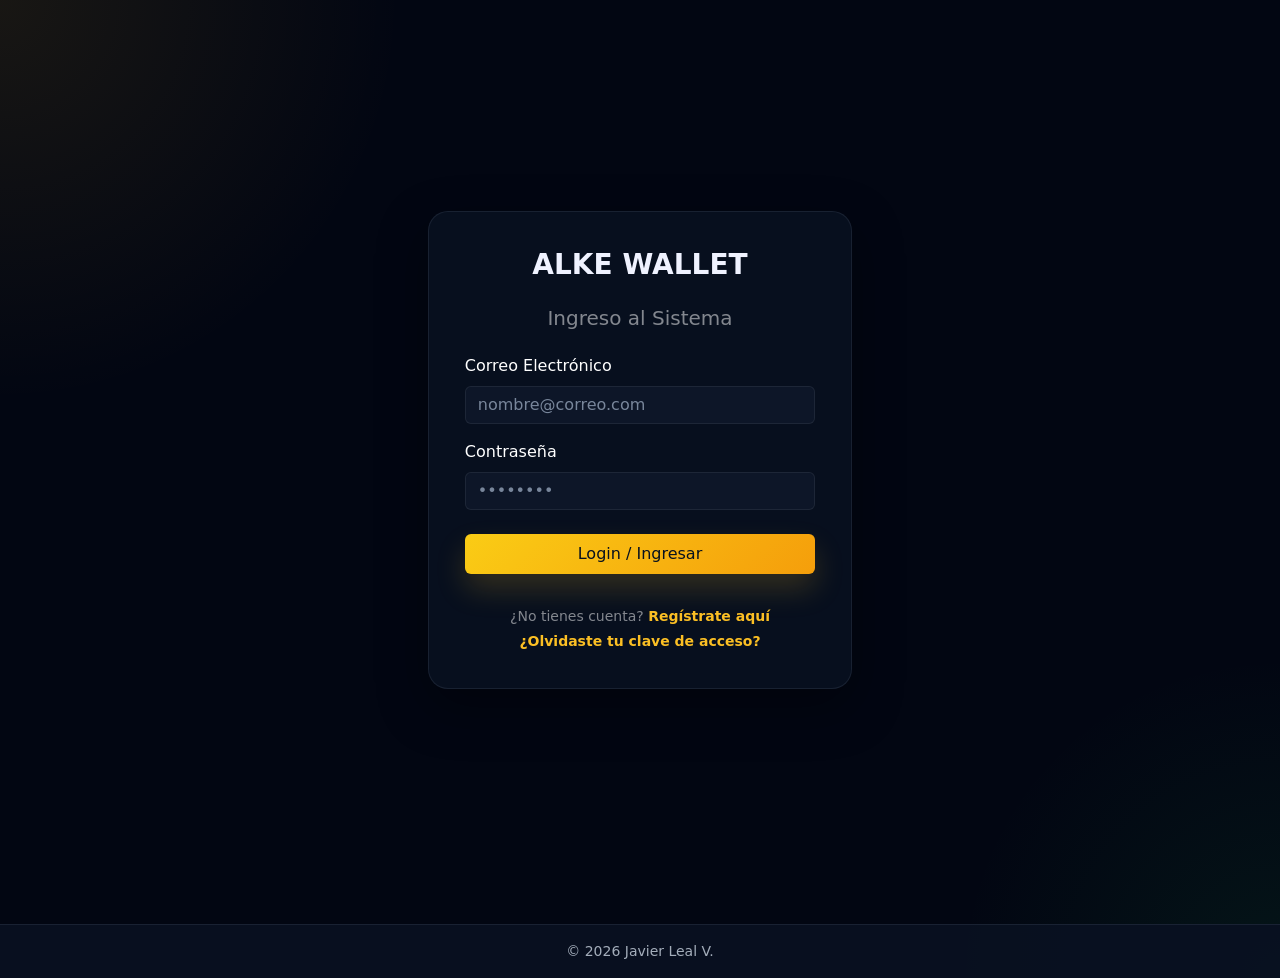
<file: index.html>
<!DOCTYPE html>
<html lang="es">
<head>
    <meta charset="UTF-8">
    <meta name="viewport" content="width=device-width, initial-scale=1.0">
    <title>Alke Wallet</title>
    <script>
        window.location.href = "login.html";
    </script>
</head>
<body>
    <p>Redirigiendo a la pantalla de inicio de sesión...</p>
    <footer class="page-footer text-center small text-muted mt-4">© 2026 Javier Leal V.</footer>
</body>
</html>
</file>
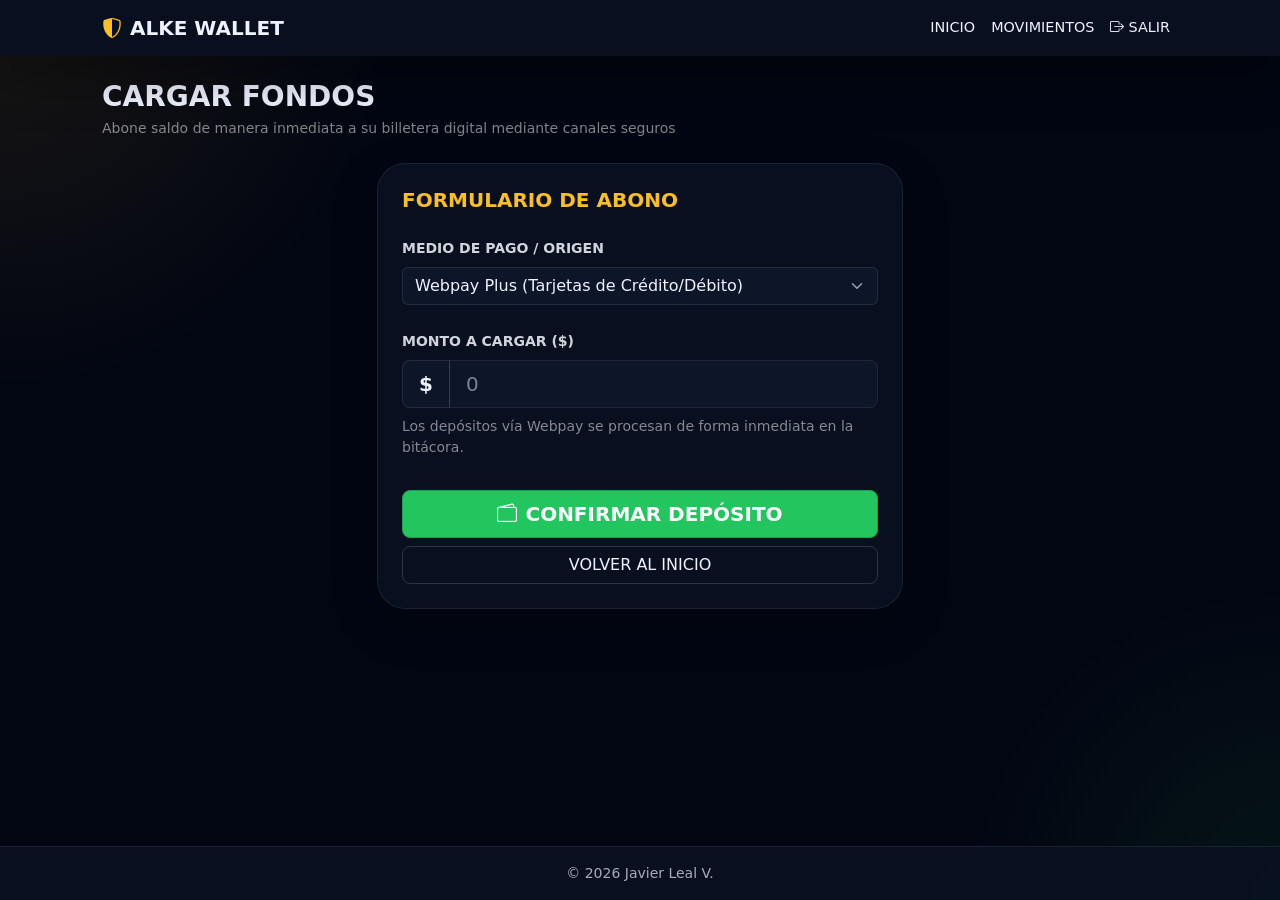
<file: deposit.html>
<!DOCTYPE html>
<html lang="es">
<head>
    <meta charset="UTF-8">
    <meta name="viewport" content="width=device-width, initial-scale=1.0">
    <title>Alke Wallet - Cargar Fondos</title>
    <link href="https://cdn.jsdelivr.net/npm/bootstrap@5.3.2/dist/css/bootstrap.min.css" rel="stylesheet">
    <link rel="stylesheet" href="https://cdn.jsdelivr.net/npm/bootstrap-icons@1.11.2/font/bootstrap-icons.css">
    <link rel="stylesheet" href="estilos.css">
</head>
<body> <nav class="navbar navbar-expand-lg navbar-armada mb-4">
        <div class="container">
            <a class="navbar-brand fw-bold text-uppercase" href="menu.html">
                <i class="bi bi-shield-shaded me-2" style="color: var(--dorado-armada);"></i>Alke Wallet
            </a>
            <button class="navbar-toggler text-white" type="button" data-bs-toggle="collapse" data-bs-target="#navbarNav" aria-controls="navbarNav" aria-expanded="false" aria-label="Toggle navigation" style="border-color: rgba(255,255,255,0.5);">
                <span class="navbar-toggler-icon" style="filter: invert(1);"></span>
            </button>
            <div class="collapse navbar-collapse" id="navbarNav">
                <ul class="navbar-nav ms-auto text-uppercase align-items-lg-center" style="font-size: 0.9rem; font-weight: 500;">
                    <li class="nav-item">
                        <a class="nav-link" href="menu.html">Inicio</a>
                    </li>
                    <li class="nav-item">
                        <a class="nav-link" href="transactions.html">Movimientos</a>
                    </li>
                    
                    <li class="nav-item">
                        <a class="nav-link text-danger-emphasis" href="login.html"><i class="bi bi-box-arrow-right me-1"></i>Salir</a>
                    </li>
                </ul>
            </div>
        </div>
    </nav>

    <main class="container flex-grow-1">
        
        <header class="row mb-4">
            <div class="col-12">
                <h1 class="h3 mb-1 fw-bold text-uppercase">Cargar Fondos</h1>
                <p class="text-white-50 small mb-0">Abone saldo de manera inmediata a su billetera digital mediante canales seguros</p>
            </div>
        </header>

        <section class="row justify-content-center">
            <div class="col-12 col-md-8 col-lg-6">
                <div class="action-card p-4 shadow-lg">
                    <h3 class="h5 fw-bold mb-4 text-uppercase" style="color: var(--dorado-armada) !important;">Formulario de Abono</h3>
                    
                    <form id="formDeposit">
                        
                        <div class="mb-4">
                            <label for="sourceAccount" class="form-label fw-bold small text-uppercase">Medio de Pago / Origen</label>
                            <select id="sourceAccount" class="form-select bg-transparent border-secondary" required style="color: var(--texto-principal) !important; background-image: url(&#34;data:image/svg+xml,%3csvg xmlns='http://www.w3.org/2000/svg' viewBox='0 0 16 16'%3e%3cpath fill='none' stroke='%2394a3b8' stroke-linecap='round' stroke-linejoin='round' stroke-width='2' d='m2 5 6 6 6-6'/%3e%3c/svg%3e&#34;);">
                                <option value="webpay" class="bg-dark text-white" selected>Webpay Plus (Tarjetas de Crédito/Débito)</option>
                                <option value="transferencia" class="bg-dark text-white">Transferencia Bancaria Electrónica</option>
                                <option value="servipag" class="bg-dark text-white">Servipag / Cuenta Vista</option>
                            </select>
                        </div>

                        <div class="mb-4">
                            <label for="amount" class="form-label fw-bold small text-uppercase">Monto a Cargar ($)</label>
                            <div class="input-group input-group-lg">
                                <span class="input-group-text bg-transparent border-secondary fw-bold" style="color: var(--texto-principal);">$</span>
                                <input type="number" id="amount" class="form-control bg-transparent border-secondary" placeholder="0" min="1" required style="color: var(--texto-principal) !important;">
                            </div>
                            <div class="form-text text-white-50 small mt-2">Los depósitos vía Webpay se procesan de forma inmediata en la bitácora.</div>
                        </div>

                        <div class="d-grid gap-2 pt-2">
                            <button type="submit" class="btn btn-success btn-lg rounded-3 fw-bold text-uppercase">
                                <i class="bi bi-wallet2 me-2"></i>Confirmar Depósito
                            </button>
                            <a href="menu.html" class="btn btn-outline-secondary rounded-3 text-uppercase small">Volver al Inicio</a>
                        </div>
                    </form>
                </div>
            </div>
        </section>

    </main>

    <footer class="page-footer text-center small text-muted mt-4">© 2026 Javier Leal V.</footer>

    <script src="https://code.jquery.com/jquery-3.7.1.min.js"></script>
    <script src="https://cdn.jsdelivr.net/npm/bootstrap@5.3.2/dist/js/bootstrap.bundle.min.js"></script>
    <script src="datos.js"></script>
    <script src="app.js"></script>
    <script src="app.ext.js"></script>
</body>
</html>
</file>
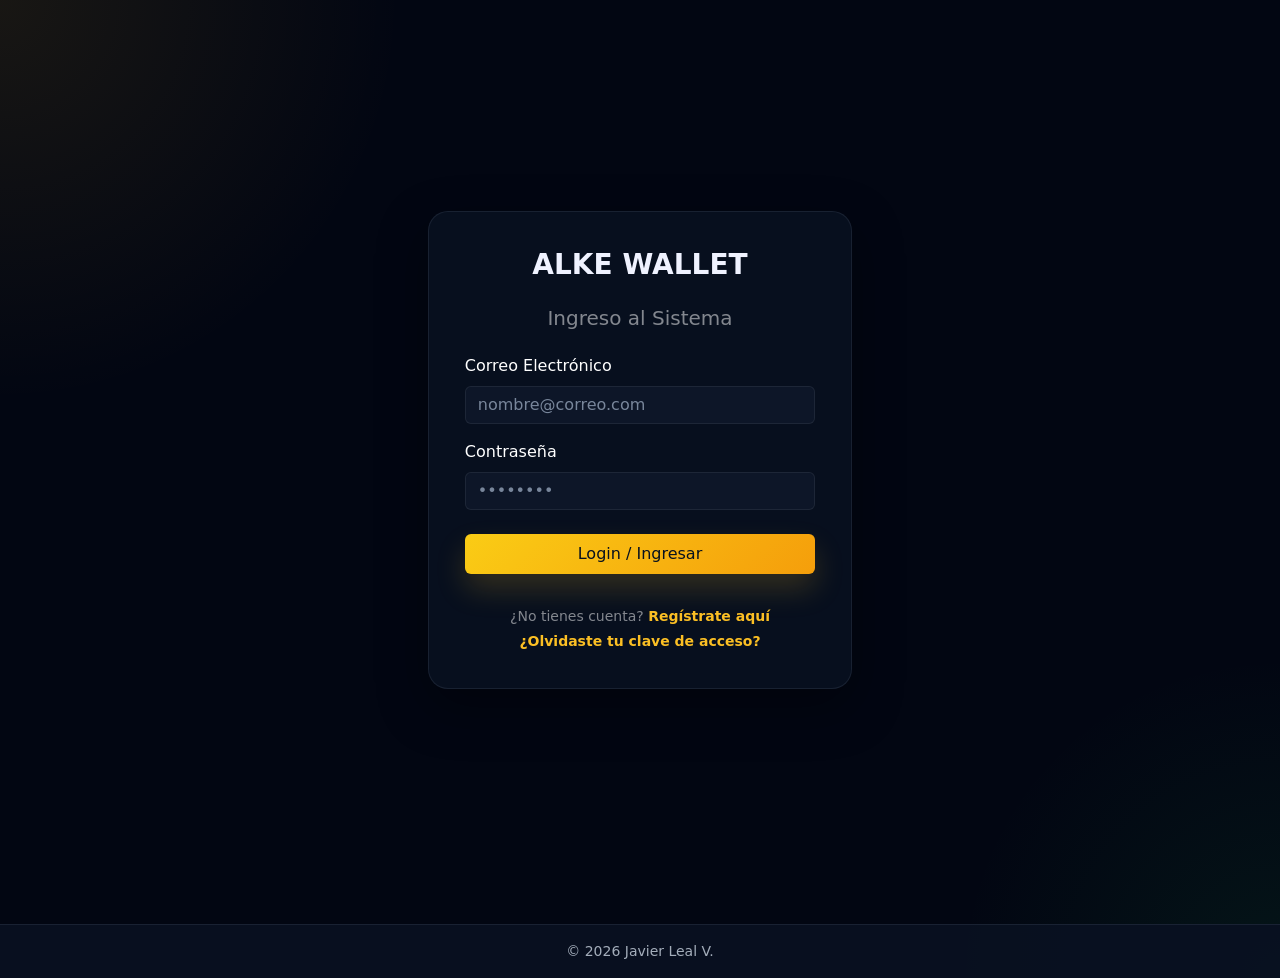
<file: login.html>
<!DOCTYPE html>
<html lang="es">
<head>
    <meta charset="UTF-8">
    <meta name="viewport" content="width=device-width, initial-scale=1.0">
    <title>Alke Wallet - Iniciar Sesión</title>
    <link href="https://cdn.jsdelivr.net/npm/bootstrap@5.3.2/dist/css/bootstrap.min.css" rel="stylesheet">
    <link rel="stylesheet" href="estilos.css">
</head>
<body class="login-page">

    <main class="container d-flex align-items-center justify-content-center min-vh-100">
        <div class="row justify-content-center w-100">
            <div class="col-12 col-md-8 col-lg-5 mx-auto">

                <section class="login-card text-center">

                    <div class="mb-4">
                        <h1 class="h3 fw-bold text-uppercase" style="color: var(--dorado-armada);">
                            Alke Wallet
                        </h1>
                    </div>

                    <h2 class="h5 mb-4 text-white-50">Ingreso al Sistema</h2>

                    <form id="formLogin" action="menu.html" method="GET" class="text-start">
                        
                        <div class="mb-3">
                            <label for="email" class="form-label text-white">Correo Electrónico</label>
                            <input type="email" class="form-control" id="email" placeholder="nombre@correo.com" required>
                            <div class="invalid-feedback">Por favor, ingrese un correo válido.</div>
                        </div>

                        <div class="mb-4">
                            <label for="password" class="form-label text-white">Contraseña</label>
                            <input type="password" class="form-control" id="password" placeholder="••••••••" required>
                            <div class="invalid-feedback">La contraseña es obligatoria.</div>
                        </div>

                        <button type="submit" class="btn btn-armada w-100 py-2 mb-3">
                            Login / Ingresar
                        </button>

                    </form>

                    <div class="mt-3 small">
                        <p class="mb-1 text-white-50">¿No tienes cuenta? <a href="#" class="link-dorado link-registrar">Regístrate aquí</a></p>
                        <a href="#" class="link-dorado">¿Olvidaste tu clave de acceso?</a>
                    </div>

                    <div id="registerSection" class="mt-4" style="display: none; text-align:left;">
                        <h3 class="h6 text-white mb-2">Registro</h3>
                        <form id="formRegister">
                            <div class="mb-2">
                                <label for="regEmail" class="form-label text-white small">Correo Electrónico</label>
                                <input type="email" id="regEmail" class="form-control form-control-sm" placeholder="nombre@correo.com" required>
                            </div>
                            <div class="mb-2">
                                <label for="regPassword" class="form-label text-white small">Contraseña</label>
                                <input type="password" id="regPassword" class="form-control form-control-sm" required>
                            </div>
                            <div class="mb-3">
                                <label for="regPassword2" class="form-label text-white small">Repetir Contraseña</label>
                                <input type="password" id="regPassword2" class="form-control form-control-sm" required>
                            </div>
                            <div class="d-flex gap-2">
                                <button class="btn btn-armada btn-sm" type="submit">Crear cuenta</button>
                                <button type="button" id="btnCancelRegister" class="btn btn-outline-secondary btn-sm">Cancelar</button>
                            </div>
                        </form>
                    </div>

                </section>

            </div>
        </div>
    </main>

    <footer class="page-footer text-center small text-muted mt-4">© 2026 Javier Leal V.</footer>

    <script src="https://code.jquery.com/jquery-3.7.1.min.js"></script>
    <script src="https://cdn.jsdelivr.net/npm/bootstrap@5.3.2/dist/js/bootstrap.bundle.min.js"></script>
    <script src="datos.js"></script>
    <script src="app.js"></script>
    <script src="app.ext.js"></script>
</body>
</html>
</file>
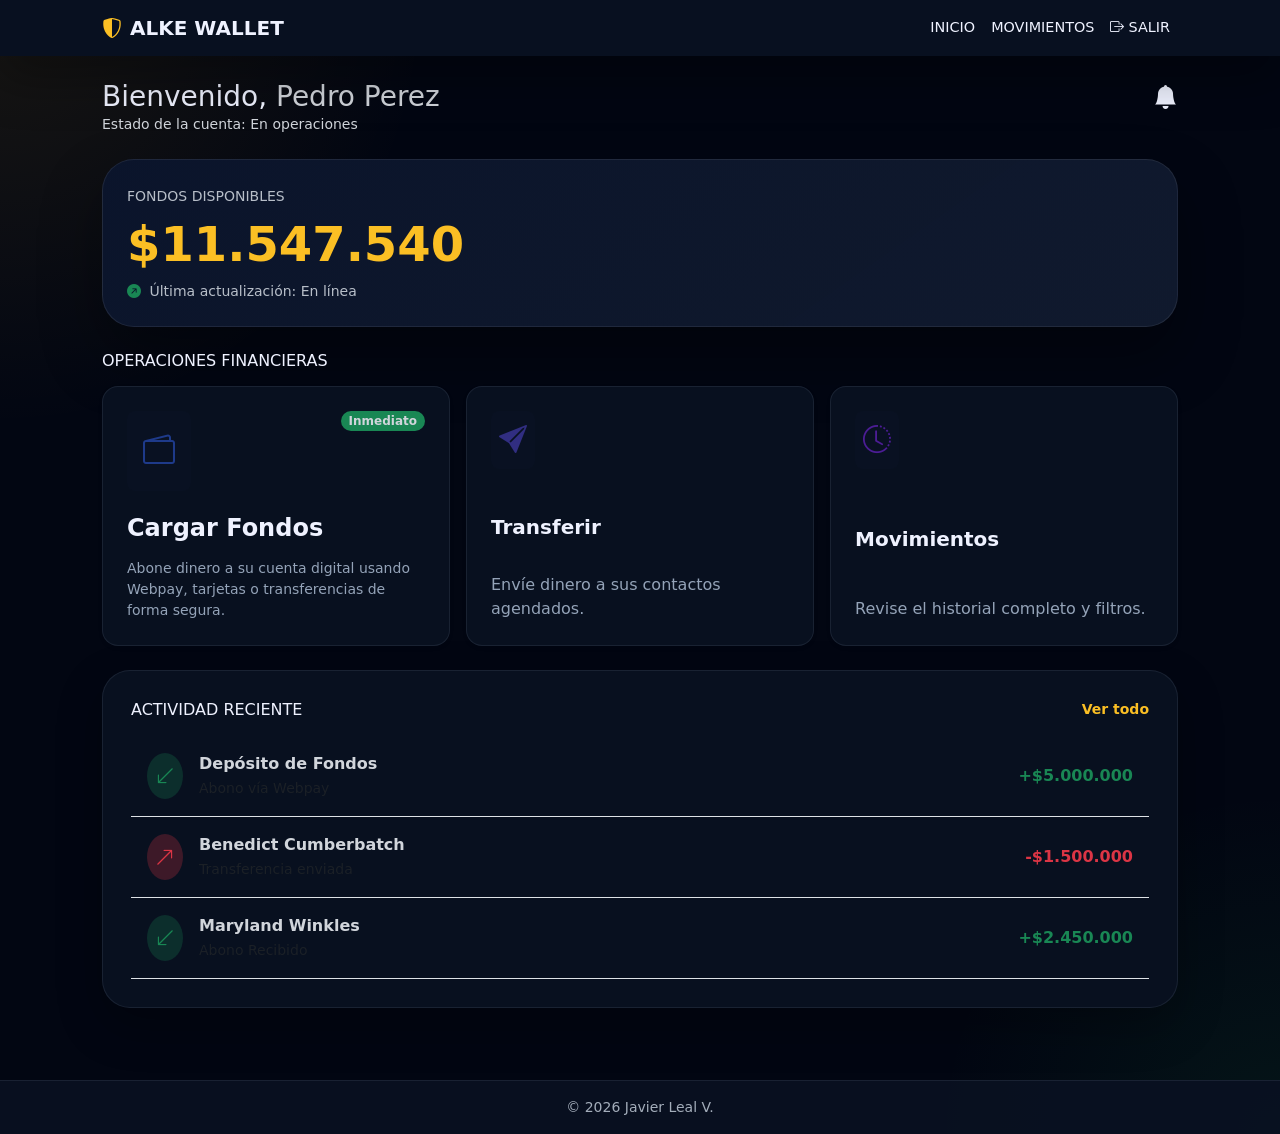
<file: menu.html>
<!DOCTYPE html>
<html lang="es">
<head>
    <meta charset="UTF-8">
    <meta name="viewport" content="width=device-width, initial-scale=1.0">
    <title>Alke Wallet - Bitácora Principal</title>
    <link href="https://cdn.jsdelivr.net/npm/bootstrap@5.3.2/dist/css/bootstrap.min.css" rel="stylesheet">
    <link rel="stylesheet" href="https://cdn.jsdelivr.net/npm/bootstrap-icons@1.11.2/font/bootstrap-icons.css">
    <link rel="stylesheet" href="estilos.css">
</head>
<body> 
    
    <nav class="navbar navbar-expand-lg navbar-armada mb-4">
        <div class="container">
            <a class="navbar-brand fw-bold text-uppercase" href="menu.html">
                <i class="bi bi-shield-shaded me-2" style="color: var(--dorado-armada);"></i>Alke Wallet
            </a>
            <button class="navbar-toggler" type="button" data-bs-toggle="collapse" data-bs-target="#navbarNav" aria-controls="navbarNav" aria-expanded="false" aria-label="Toggle navigation">
                <span class="navbar-toggler-icon" style="filter: invert(1);"></span>
            </button>
            <div class="collapse navbar-collapse" id="navbarNav">
                <ul class="navbar-nav ms-auto text-uppercase align-items-lg-center" style="font-size: 0.9rem; font-weight: 500;">
                    <li class="nav-item">
                        <a class="nav-link active" href="menu.html">Inicio</a>
                    </li>
                    <li class="nav-item">
                        <a class="nav-link" href="transactions.html">Movimientos</a>
                    </li>
                    
                    <li class="nav-item">
                        <a class="nav-link text-danger" href="login.html"><i class="bi bi-box-arrow-right me-1"></i>Salir</a>
                    </li>
                </ul>
            </div>
        </div>
    </nav>

    <main class="container flex-grow-1">
        
        <header class="row mb-4">
            <div class="col-10">
                <h1 class="h3 mb-0">Bienvenido, <span style="color: var(--dorado-armada);">Pedro Perez</span></h1>
                <p class="small mb-0">Estado de la cuenta: En operaciones</p>
            </div>
            <div class="col-2 text-end">
                <i class="bi bi-bell-fill fs-4" style="cursor: pointer;"></i>
            </div>
        </header>

        <section class="row mb-4">
            <div class="col-12">
                <div class="balance-card text-center text-md-start p-4">
                    <span class="text-uppercase small tracking-wide">Fondos Disponibles</span>
                    <h2 class="display-5 fw-bold my-2" style="color: var(--dorado-armada);">$11.547.540</h2>
                    <p class="mb-0 small">
                        <i class="bi bi-arrow-up-right-circle-fill text-success me-1"></i> Última actualización: En línea
                    </p>
                </div>
            </div>
        </section>

        <section class="row mb-4">
            <div class="col-12">
                <h3 class="h6 text-uppercase mb-3">Operaciones Financieras</h3>
                <div class="row g-3 align-items-stretch">
                    <div class="col-12 col-md-4 d-flex">
                        <a href="deposit.html" class="text-decoration-none w-100 h-100 d-flex">
                            <div class="card h-100 p-4 border-0 rounded-4 shadow-sm bento-item">
                                <div class="d-flex justify-content-between align-items-start mb-3">
                                    <div class="p-3 rounded-3" style="background-color: rgba(28, 37, 65, 0.1);">
                                        <i class="bi bi-wallet2 fs-2" style="color: #1e3a8a;"></i>
                                    </div>
                                    <span class="badge bg-success px-2 py-1 rounded-pill small">Inmediato</span>
                                </div>
                                <h4 class="fw-bold mb-2">Cargar Fondos</h4>
                                <p class="small mb-0">Abone dinero a su cuenta digital usando Webpay, tarjetas o transferencias de forma segura.</p>
                            </div>
                        </a>
                    </div>
                    <div class="col-12 col-md-4 d-flex">
                        <a href="sendmoney.html" class="text-decoration-none w-100 h-100 d-flex">
                            <div class="card h-100 p-4 border-0 rounded-4 shadow-sm bento-item">
                                <div class="p-2 rounded-3 mb-3" style="background-color: rgba(28, 37, 65, 0.1); width: fit-content;">
                                    <i class="bi bi-send-fill fs-3" style="color: #312e81;"></i>
                                </div>
                                <h4 class="h5 fw-bold mb-1">Transferir</h4>
                                <p class="style-desc mb-0">Envíe dinero a sus contactos agendados.</p>
                            </div>
                        </a>
                    </div>
                    <div class="col-12 col-md-4 d-flex">
                        <a href="transactions.html" class="text-decoration-none w-100 h-100 d-flex">
                            <div class="card h-100 p-4 border-0 rounded-4 shadow-sm bento-item">
                                <div class="p-2 rounded-3 mb-3" style="background-color: rgba(28, 37, 65, 0.1); width: fit-content;">
                                    <i class="bi bi-clock-history fs-3" style="color: #4c1d95;"></i>
                                </div>
                                <h4 class="h5 fw-bold mb-1">Movimientos</h4>
                                <p class="style-desc mb-0">Revise el historial completo y filtros.</p>
                            </div>
                        </a>
                    </div>
                </div>
            </div>
        </section>

        <section class="row mb-5">
            <div class="col-12">
                <div class="action-card">
                    <div class="d-flex justify-content-between align-items-center mb-3">
                        <h3 class="h6 text-uppercase mb-0">Actividad Reciente</h3>
                        <a href="transactions.html" class="link-dorado small">Ver todo</a>
                    </div>
                    <ul id="listaActividadReciente" class="list-group list-group-flush" style="background: transparent;">
                        <li class="list-group-item text-center py-4 border-bottom" style="background: transparent;">
                            <p class="text-muted mb-0">Cargando actividad reciente...</p>
                        </li>
                    </ul>
                </div>
            </div>
        </section>
    </main>

    <footer class="page-footer text-center small text-muted mt-4">© 2026 Javier Leal V.</footer>

    <script src="https://code.jquery.com/jquery-3.7.1.min.js"></script>
    <script src="https://cdn.jsdelivr.net/npm/bootstrap@5.3.2/dist/js/bootstrap.bundle.min.js"></script>
    <script src="datos.js"></script>
    <script src="app.js"></script>
    <script src="app.ext.js"></script>
</body>
</html>
</file>
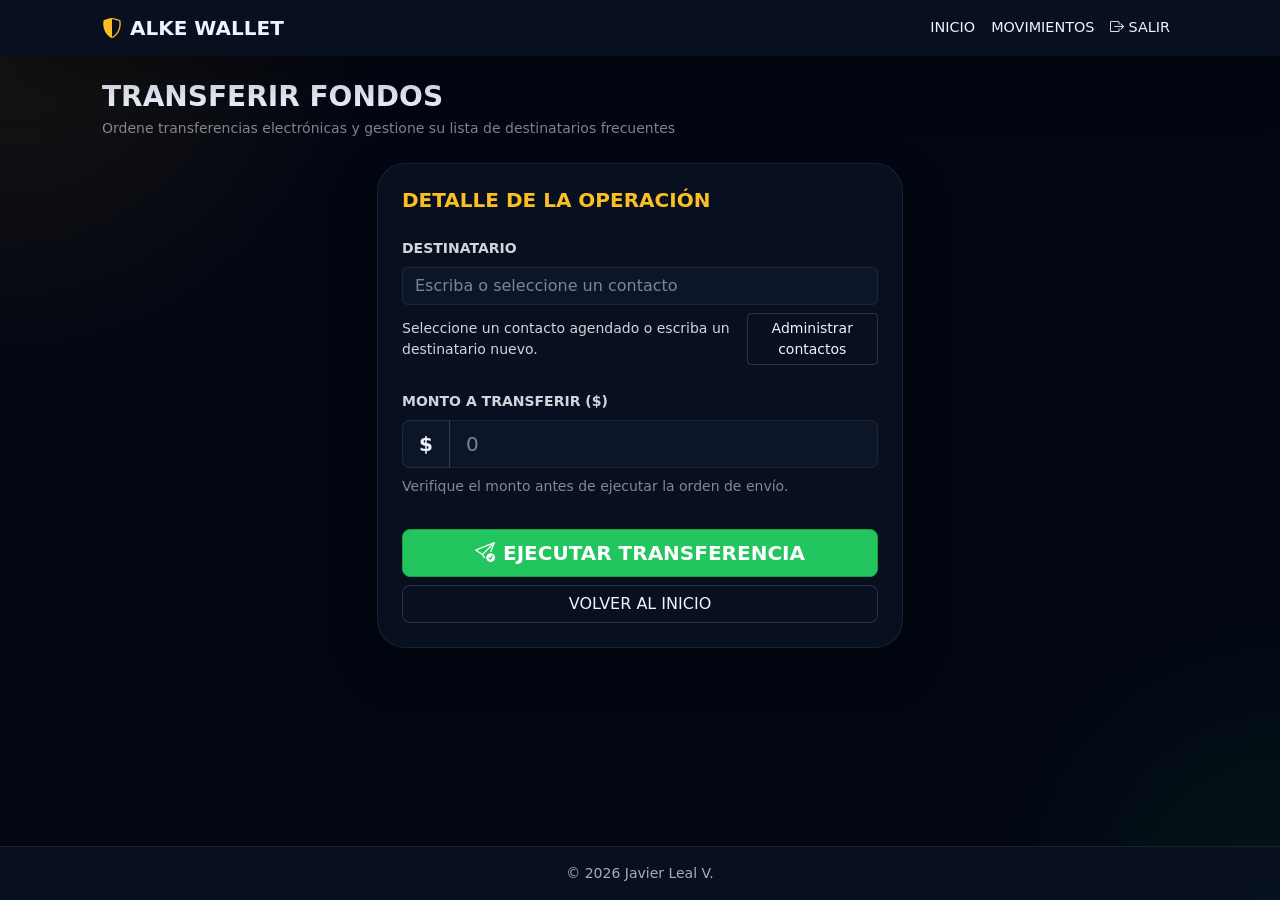
<file: sendmoney.html>
<!DOCTYPE html>
<html lang="es">
<head>
    <meta charset="UTF-8">
    <meta name="viewport" content="width=device-width, initial-scale=1.0">
    <title>Alke Wallet - Transferencias</title>
    <link href="https://cdn.jsdelivr.net/npm/bootstrap@5.3.2/dist/css/bootstrap.min.css" rel="stylesheet">
    <link rel="stylesheet" href="https://cdn.jsdelivr.net/npm/bootstrap-icons@1.11.2/font/bootstrap-icons.css">
    <link rel="stylesheet" href="estilos.css">
</head>
<body> <nav class="navbar navbar-expand-lg navbar-armada mb-4">
        <div class="container">
            <a class="navbar-brand fw-bold text-uppercase" href="menu.html">
                <i class="bi bi-shield-shaded me-2" style="color: var(--dorado-armada);"></i>Alke Wallet
            </a>
            <button class="navbar-toggler text-white" type="button" data-bs-toggle="collapse" data-bs-target="#navbarNav" aria-controls="navbarNav" aria-expanded="false" aria-label="Toggle navigation" style="border-color: rgba(255,255,255,0.5);">
                <span class="navbar-toggler-icon" style="filter: invert(1);"></span>
            </button>
            <div class="collapse navbar-collapse" id="navbarNav">
                <ul class="navbar-nav ms-auto text-uppercase align-items-lg-center" style="font-size: 0.9rem; font-weight: 500;">
                    <li class="nav-item">
                        <a class="nav-link" href="menu.html">Inicio</a>
                    </li>
                    <li class="nav-item">
                        <a class="nav-link" href="transactions.html">Movimientos</a>
                    </li>
                    
                    <li class="nav-item">
                        <a class="nav-link text-danger-emphasis" href="login.html"><i class="bi bi-box-arrow-right me-1"></i>Salir</a>
                    </li>
                </ul>
            </div>
        </div>
    </nav>

    <main class="container flex-grow-1">
        
        <header class="row mb-4">
            <div class="col-12">
                <h1 class="h3 mb-1 fw-bold text-uppercase">Transferir Fondos</h1>
                <p class="text-white-50 small mb-0">Ordene transferencias electrónicas y gestione su lista de destinatarios frecuentes</p>
            </div>
        </header>

        <section class="row g-4 justify-content-center">
            <div class="col-12 col-md-6 mx-auto">
                <div class="action-card h-100 p-4">
                    <h3 class="h5 fw-bold mb-4 text-uppercase" style="color: var(--dorado-armada) !important;">Detalle de la Operación</h3>
                    
                    <form id="formSendMoney">
                        <div class="mb-4">
                            <label for="recipient" class="form-label fw-bold small text-uppercase">Destinatario</label>
                            <input list="listaContactos" id="recipient" class="form-control bg-transparent border-secondary" placeholder="Escriba o seleccione un contacto" required style="color: var(--texto-principal) !important;">
                                <datalist id="listaContactos"></datalist>
                                <div class="form-text text-white-50 small mt-2 d-flex justify-content-between align-items-center">
                                    <span>Seleccione un contacto agendado o escriba un destinatario nuevo.</span>
                                    <button type="button" class="btn btn-sm btn-outline-secondary" data-bs-toggle="modal" data-bs-target="#modalContactos">Administrar contactos</button>
                                </div>
                        </div>
                        <div class="mb-4">
                            <label for="transferAmount" class="form-label fw-bold small text-uppercase">Monto a Transferir ($)</label>
                            <div class="input-group input-group-lg">
                                <span class="input-group-text bg-transparent border-secondary fw-bold" style="color: var(--texto-principal);">$</span>
                                <input type="number" id="transferAmount" class="form-control bg-transparent border-secondary" placeholder="0" min="1" required style="color: var(--texto-principal) !important;">
                            </div>
                            <div class="form-text text-white-50 small mt-2">Verifique el monto antes de ejecutar la orden de envío.</div>
                        </div>

                        <div class="d-grid gap-2 pt-2">
                            <button type="submit" class="btn btn-success btn-lg rounded-3 fw-bold text-uppercase">
                                <i class="bi bi-send-check me-2"></i>Ejecutar Transferencia
                            </button>
                            <a href="menu.html" class="btn btn-outline-secondary rounded-3 text-uppercase small">Volver al Inicio</a>
                        </div>
                    </form>
                </div>
            </div>
        </section>

    </main>

    <script src="https://code.jquery.com/jquery-3.7.1.min.js"></script>
    <script src="https://cdn.jsdelivr.net/npm/bootstrap@5.3.2/dist/js/bootstrap.bundle.min.js"></script>
    <script src="datos.js"></script>
    <script src="app.js"></script>    <script src="app.ext.js"></script>    
        <!-- Modal: Gestión de Contactos -->
        <div class="modal fade" id="modalContactos" tabindex="-1" aria-labelledby="modalContactosLabel" aria-hidden="true">
            <div class="modal-dialog modal-dialog-centered modal-lg">
                <div class="modal-content bg-dark text-white">
                    <div class="modal-header">
                        <h5 class="modal-title" id="modalContactosLabel">Contactos</h5>
                        <button type="button" class="btn-close btn-close-white" data-bs-dismiss="modal" aria-label="Close"></button>
                    </div>
                    <div class="modal-body">
                        <form id="formAddContact" class="mb-3">
                            <div class="row g-2">
                                <div class="col-6">
                                    <input id="contactName" class="form-control" placeholder="Nombre del contacto" required>
                                </div>
                                <div class="col-6">
                                    <input id="contactAccount" class="form-control" placeholder="Cuenta / Referencia" required>
                                </div>
                            </div>
                            <div class="mt-2 d-flex gap-2">
                                <button class="btn btn-success btn-sm" type="submit">Agregar</button>
                                <button type="button" class="btn btn-outline-secondary btn-sm" data-bs-dismiss="modal">Cerrar</button>
                            </div>
                        </form>

                        <h6 class="mb-2">Contactos guardados</h6>
                        <ul id="listaContactosModal" class="list-group list-group-flush"></ul>
                    </div>
                </div>
            </div>
        </div>

        <footer class="page-footer text-center small text-muted mt-4">© 2026 Javier Leal V.</footer>
</body>
</html>
</file>
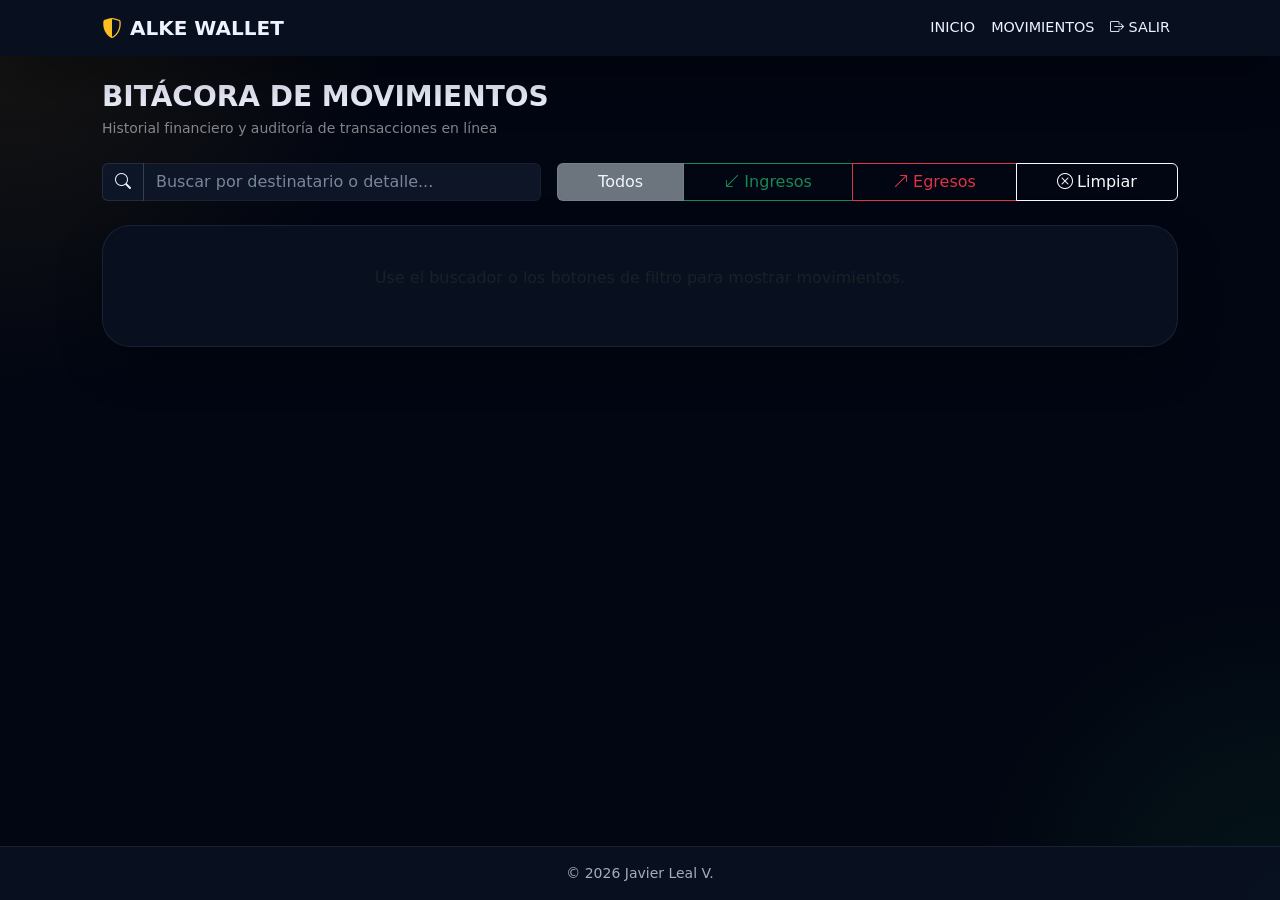
<file: transactions.html>
<!DOCTYPE html>
<html lang="es">
<head>
    <meta charset="UTF-8">
    <meta name="viewport" content="width=device-width, initial-scale=1.0">
    <title>Alke Wallet - Bitácora de Transacciones</title>
    <link href="https://cdn.jsdelivr.net/npm/bootstrap@5.3.2/dist/css/bootstrap.min.css" rel="stylesheet">
    <link rel="stylesheet" href="https://cdn.jsdelivr.net/npm/bootstrap-icons@1.11.2/font/bootstrap-icons.css">
    <link rel="stylesheet" href="estilos.css">
</head>
<body> <nav class="navbar navbar-expand-lg navbar-armada mb-4">
        <div class="container">
            <a class="navbar-brand fw-bold text-uppercase" href="menu.html">
                <i class="bi bi-shield-shaded me-2" style="color: var(--dorado-armada);"></i>Alke Wallet
            </a>
            <button class="navbar-toggler text-white" type="button" data-bs-toggle="collapse" data-bs-target="#navbarNav" aria-controls="navbarNav" aria-expanded="false" aria-label="Toggle navigation" style="border-color: rgba(255,255,255,0.5);">
                <span class="navbar-toggler-icon" style="filter: invert(1);"></span>
            </button>
            <div class="collapse navbar-collapse" id="navbarNav">
                <ul class="navbar-nav ms-auto text-uppercase align-items-lg-center" style="font-size: 0.9rem; font-weight: 500;">
                    <li class="nav-item">
                        <a class="nav-link" href="menu.html">Inicio</a>
                    </li>
                    <li class="nav-item">
                        <a class="nav-link active" aria-current="page" href="transactions.html">Movimientos</a>
                    </li>
                    
                    <li class="nav-item">
                        <a class="nav-link text-danger-emphasis" href="login.html"><i class="bi bi-box-arrow-right me-1"></i>Salir</a>
                    </li>
                </ul>
            </div>
        </div>
    </nav>

    <main class="container flex-grow-1">
        
        <header class="row mb-4">
            <div class="col-12">
                <h1 class="h3 mb-1 fw-bold text-uppercase">Bitácora de Movimientos</h1>
                <p class="text-white-50 small mb-0">Historial financiero y auditoría de transacciones en línea</p>
            </div>
        </header>

        <section class="row g-3 mb-4 align-items-center">
            <div class="col-12 col-md-5">
                <div class="input-group">
                    <span class="input-group-text bg-transparent border-secondary text-white-50"><i class="bi bi-search"></i></span>
                    <input id="inputBuscarMovimiento" type="search" class="form-control bg-transparent border-secondary text-white" placeholder="Buscar por destinatario o detalle..." style="color: var(--texto-principal) !important;">
                </div>
            </div>
            
            <div class="col-12 col-md-7 text-md-end">
                <div class="btn-group w-100 w-md-auto" role="group" aria-label="Filtros de bitácora">
                    <button type="button" id="btnFiltroTodos" class="btn btn-outline-secondary px-3 active">Todos</button>
                    <button type="button" id="btnFiltroIngresos" class="btn btn-outline-success px-3">
                        <i class="bi bi-arrow-down-left me-1"></i>Ingresos
                    </button>
                    <button type="button" id="btnFiltroEgresos" class="btn btn-outline-danger px-3">
                        <i class="bi bi-arrow-up-right me-1"></i>Egresos
                    </button>
                    <button type="button" id="btnLimpiarPantalla" class="btn btn-outline-light px-3">
                        <i class="bi bi-x-circle me-1"></i>Limpiar
                    </button>
                </div>
            </div>
        </section>

        <section class="row">
            <div class="col-12">
                <div id="contenedorHistorial" class="action-card p-3">
                    <div id="listaMovimientosBitacora" class="list-group">
                        </div>
                </div>
            </div>
        </section>

    </main>

    <footer class="page-footer text-center small text-muted mt-4">© 2026 Javier Leal V.</footer>

    <script src="https://code.jquery.com/jquery-3.7.1.min.js"></script>
    <script src="https://cdn.jsdelivr.net/npm/bootstrap@5.3.2/dist/js/bootstrap.bundle.min.js"></script>
    <script src="datos.js"></script>
    <script src="app.js"></script>
    <script src="app.ext.js"></script>
</body>
</html>
</file>
<file: estilos.css>
/* ==========================================================================
   🎨 1. VARIABLES GLOBALES (Estética Dashboard Oscuro)
   ========================================================================== */
:root {
    --fondo-principal: #040814;
    --fondo-panel: #0b1429;
    --fondo-tarjetas: rgba(15, 23, 42, 0.92);
    --texto-principal: #eff2ff;
    --texto-secundario: #94a3b8;
    --texto-muted: #cbd5e1;
    --dorado-armada: #fbbf24;
    --verde-accion: #22c55e;
    --rojo-accion: #f87171;
    --blanco-puro: #ffffff;
    --borde-tarjeta: rgba(148, 163, 184, 0.16);
    --sombra-panel: rgba(0, 0, 0, 0.35);
}

/* ==========================================================================
   🌙 2. PALETA PARA MODO OSCURO (Se activa agregando .dark-mode al body)
   ========================================================================== */
body.dark-mode {
    --fondo-principal: #020612;
    --fondo-panel: #0a1222;
    --fondo-tarjetas: rgba(12, 18, 34, 0.95);
    --texto-principal: #eff2ff;
    --texto-secundario: #94a3b8;
    --texto-muted: #d1d5db;
    --dorado-armada: #fbbf24;
    --verde-accion: #22c55e;
    --rojo-accion: #f87171;
    --borde-tarjeta: rgba(148, 163, 184, 0.16);
    --sombra-panel: rgba(0, 0, 0, 0.4);
}

/* ==========================================================================
   ⚓ 3. ESTILOS BASE Y ADAPTACIÓN AUTOMÁTICA
   ========================================================================== */
body {
    display: flex;
    flex-direction: column;
    background: radial-gradient(circle at top left, rgba(251, 191, 36, 0.09), transparent 25%),
                radial-gradient(circle at bottom right, rgba(34, 197, 94, 0.08), transparent 20%),
                var(--fondo-principal) !important;
    color: var(--texto-principal) !important;
    font-family: Inter, system-ui, -apple-system, BlinkMacSystemFont, "Segoe UI", sans-serif;
    min-height: 100vh;
    transition: background-color 0.3s ease, color 0.3s ease;
}

main {
    flex: 1 0 auto;
}

.page-footer {
    padding: 1rem 0;
    width: 100%;
    border-top: 1px solid rgba(148, 163, 184, 0.12);
    background: rgba(9, 17, 33, 0.92);
    color: rgba(203, 213, 225, 0.8) !important;
}

@media (max-width: 767.98px) {
    .page-footer {
        font-size: 0.8rem;
        padding: 0.85rem 0;
    }
}

* {
    box-sizing: border-box;
}

a, button, input, select, textarea {
    transition: all 0.2s ease;
}

h1, h2, h3, h4, h5, h6, .h6 {
    color: var(--texto-principal) !important;
}

p, label, small, span, li {
    color: var(--texto-muted) !important;
}

body:not(.dark-mode) p,
body:not(.dark-mode) label,
body:not(.dark-mode) small,
body:not(.dark-mode) span,
body:not(.dark-mode) li {
    color: var(--texto-secundario) !important;
}

.login-card {
    background: rgba(8, 16, 32, 0.96);
    border: 1px solid rgba(148, 163, 184, 0.12);
    border-radius: 20px;
    box-shadow: 0 18px 50px rgba(0, 0, 0, 0.35);
    padding: 36px;
    max-width: 520px;
}

/* Enlaces dorados */
.link-dorado {
    color: var(--dorado-armada) !important;
    text-decoration: none;
    font-weight: 700;
}
.link-dorado:hover {
    color: #fcd34d !important;
    text-decoration: underline;
}

/* ==========================================================================
   🚀 4. COMPONENTES DE LA WALLET (Estética Dashboard)
   ========================================================================== */
.navbar-armada {
    background: rgba(9, 17, 33, 0.98) !important;
    border: none !important;
    box-shadow: 0 20px 50px rgba(0, 0, 0, 0.35);
}
.navbar-armada .navbar-brand,
.navbar-armada .nav-link,
.navbar-armada .nav-link.active {
    color: var(--texto-principal) !important;
}
.navbar-armada .nav-link:hover {
    color: var(--dorado-armada) !important;
}

#btnTemaToggle {
    color: var(--texto-principal) !important;
    border-color: rgba(255, 255, 255, 0.18) !important;
    background-color: rgba(255, 255, 255, 0.04) !important;
}
#btnTemaToggle:hover {
    background-color: rgba(255, 255, 255, 0.1) !important;
}

.balance-card {
    background: linear-gradient(145deg, rgba(11, 21, 45, 0.96), rgba(17, 27, 47, 0.94));
    border: 1px solid rgba(255, 255, 255, 0.08) !important;
    border-radius: 32px;
    padding: 32px;
    box-shadow: 0 30px 60px rgba(0, 0, 0, 0.35);
}
.balance-card span,
.balance-card p,
.balance-card small {
    color: rgba(226, 232, 240, 0.8) !important;
}
.balance-card h2 {
    color: var(--dorado-armada) !important;
}

.action-card {
    background: rgba(9, 17, 33, 0.96) !important;
    border-radius: 28px;
    padding: 28px;
    border: 1px solid rgba(148, 163, 184, 0.12) !important;
    box-shadow: 0 18px 45px rgba(0, 0, 0, 0.28);
}

.list-group-item.transaccion-item,
.transaccion-item {
    background: rgba(16, 25, 44, 0.95) !important;
    border: 1px solid rgba(148, 163, 184, 0.10) !important;
    border-radius: 20px;
    margin-bottom: 0.75rem;
}

.form-control,
.form-select {
    background-color: rgba(15, 23, 42, 0.92) !important;
    color: var(--texto-principal) !important;
    border: 1px solid rgba(148, 163, 184, 0.16) !important;
}
.form-control::placeholder {
    color: rgba(148, 163, 184, 0.8) !important;
}

.input-group-text {
    background-color: rgba(15, 23, 42, 0.92) !important;
    border: 1px solid rgba(148, 163, 184, 0.16) !important;
    color: var(--texto-principal) !important;
}

.btn-armada {
    background: linear-gradient(135deg, #facc15 0%, #f59e0b 100%) !important;
    color: #07111f !important;
    border: none !important;
    box-shadow: 0 15px 30px rgba(251, 191, 36, 0.18);
}

.btn-success {
    background-color: #22c55e !important;
    border-color: #16a34a !important;
}

.btn-outline-secondary {
    color: var(--texto-principal) !important;
    border-color: rgba(148, 163, 184, 0.24) !important;
}

.btn-outline-secondary:hover {
    background-color: rgba(255, 255, 255, 0.06) !important;
}

.bento-item {
    background: rgba(9, 17, 33, 0.96) !important;
    border: 1px solid rgba(148, 163, 184, 0.12) !important;
    box-shadow: 0 20px 40px rgba(0, 0, 0, 0.18);
    min-height: 260px;
    display: flex;
    flex-direction: column;
    justify-content: space-between;
    padding: 1.5rem !important;
    width: 100%;
    box-sizing: border-box;
}

.bento-item:hover {
    transform: translateY(-6px);
    box-shadow: 0 25px 50px rgba(0, 0, 0, 0.25) !important;
}

.bento-item h4,
.bento-item h5 {
    color: var(--texto-principal) !important;
}
.bento-item p {
    color: var(--texto-secundario) !important;
}

body:not(.dark-mode) .text-white {
    color: var(--texto-principal) !important;
}
body:not(.dark-mode) .text-white-50 {
    color: var(--texto-secundario) !important;
    opacity: 1 !important;
}

body:not(.dark-mode) .btn-outline-light,
body:not(.dark-mode) .btn-outline-light:hover,
body:not(.dark-mode) .btn-outline-light:focus {
    color: var(--texto-principal) !important;
    border-color: rgba(255, 255, 255, 0.18) !important;
    background-color: transparent !important;
}

body:not(.dark-mode) .navbar-toggler.text-white {
    color: var(--texto-principal) !important;
}

body:not(.dark-mode) #btnTemaToggle {
    border-color: rgba(255, 255, 255, 0.18) !important;
    color: var(--texto-principal) !important;
}

body:not(.dark-mode) .form-control,
body:not(.dark-mode) .form-select,
body:not(.dark-mode) .input-group-text {
    color: var(--texto-principal) !important;
}

..login-page {
    min-height: 100vh;
    display: flex;
    align-items: center;
    justify-content: center;
    padding: 2rem 0;
}

.login-page main.container {
    width: 100%;
    padding-top: 0;
    padding-bottom: 0;
}

.login-page .login-card {
    max-width: 560px;
    margin: 0 auto;
}

/* ==========================================================================
   Centrar vistas: asegurar que el contenedor principal esté centrado
   ========================================================================== */
main.container, .container {
    max-width: 1100px; /* ancho contenido central */
    margin-left: auto;
    margin-right: auto;
}

/* Ajuste para pantallas pequeñas: mantener padding consistente */
@media (max-width: 767px) {
    main.container, .container {
        padding-left: 1rem;
        padding-right: 1rem;
    }
}
</file>
